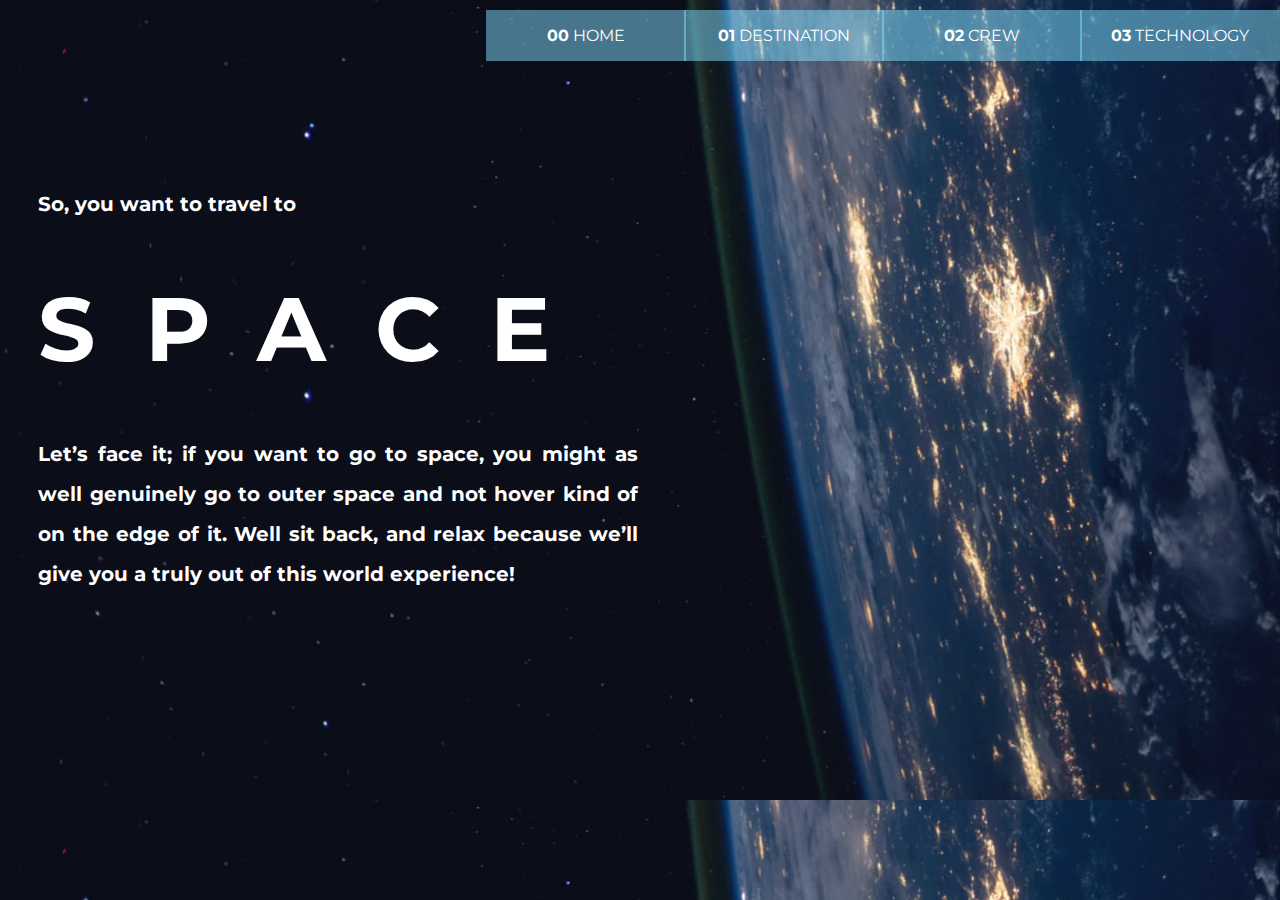
<file: index.html>
<!DOCTYPE html>
<html lang="en">

<head> <!-- Full Head to be copied! -->
  <meta charset="UTF-8">
  <meta name="viewport" content="width=device-width, initial-scale=1.0">
  <link rel="icon" type="image/png" sizes="32x32" href="./assets/favicon-32x32.png">
  <title>Frontend Mentor | Space tourism website</title>
  <link rel="stylesheet" type="text/css" href="css/styles.css">
  <link href="https://fonts.googleapis.com/css2?family=Dancing+Script&family=Montserrat&family=Share+Tech+Mono&display=swap" rel="stylesheet">
</head>

<body>
<!-- BUTTON to be copied to every child page! -->
  <div class="top-container">
    <div class="dropdown-container"> <!--New container-->
      <div class="dropdown">
        <a href="index.html"><button class="dropbtn"><span class="bold">00</span> HOME</button></a>
      </div>
      <div class="dropdown">
        <button class="dropbtn"><span class="bold">01</span> DESTINATION</button>
        <div class="dropdown-content">
          <a href="destination-europa.html">Europe</a>
          <a href="destination-mars.html">Mars</a>
          <a href="destination-moon.html">Moon</a>
          <a href="destination-titan.html">Titan</a>
        </div>
      </div>
      <div class="dropdown">
        <button class="dropbtn"><span class="bold">02</span> CREW</button>
        <div class="dropdown-content">
          <a href="crew-commander.html">Commander</a>
          <a href="crew-engineer.html">Engineer</a>
          <a href="crew-pilot.html">Pilot</a>
          <a href="crew-specialist.html">Specialist</a>
        </div>
      </div>
      <div class="dropdown">
        <button class="dropbtn"><span class="bold">03</span> TECHNOLOGY</button>
        <div class="dropdown-content">
          <a href="technology-capsule.html">Capsule</a>
          <a href="technology-spaceport.html">Spaceport</a>
          <a href="technology-vehicle.html">Vehicle</a>
        </div>
      </div>
    </div>
  </div>
<!-- BUTTON to be copied to every child page! -->

  <div class="middle-container">
    <h3>So, you want to travel to</h3>
    <h1>SPACE</h1>
    <h3>Let’s face it; if you want to go to space, you might as well genuinely go to
      outer space and not hover kind of on the edge of it. Well sit back, and relax
      because we’ll give you a truly out of this world experience!</h3>
  </div>

  <div class="white-circle">
      <div>
        <span class="bold"><a href="https://solarsystem.nasa.gov/" target= "_blank" class="explore">EXPLORE</a></span>
      </div>
  </div>

</body>

</html>
</file>
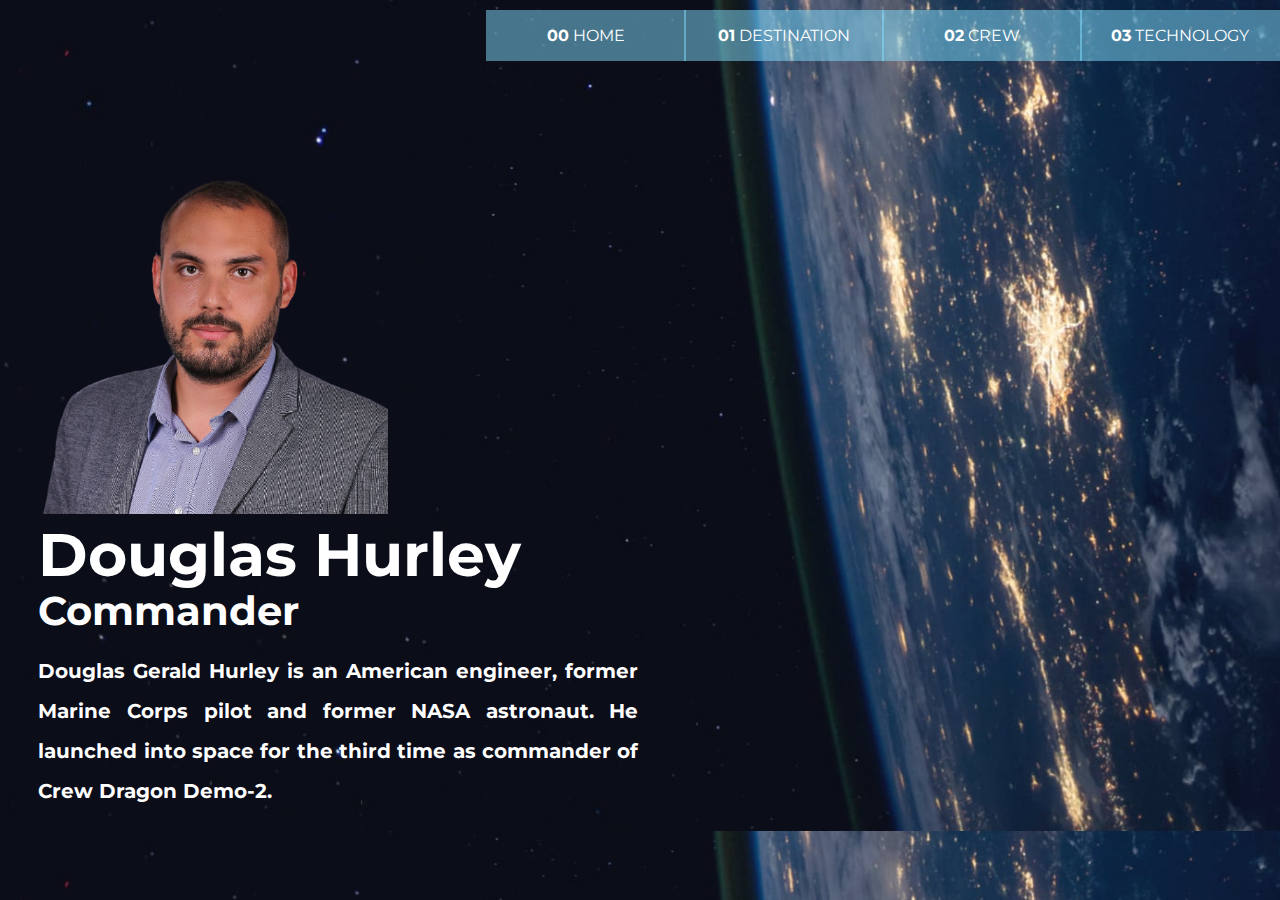
<file: crew-commander.html>
<!DOCTYPE html>
<html lang="en">
<head> <!-- Full Head to be copied! -->
  <meta charset="UTF-8">
  <meta name="viewport" content="width=device-width, initial-scale=1.0">
  <link rel="icon" type="image/png" sizes="32x32" href="./assets/favicon-32x32.png">
  <title>Frontend Mentor | Space tourism website</title>
  <link rel="stylesheet" type="text/css" href="css/styles.css">
  <link href="https://fonts.googleapis.com/css2?family=Dancing+Script&family=Montserrat&family=Share+Tech+Mono&display=swap" rel="stylesheet">
</head>

<body>
  <!-- BUTTON to be copied to every child page! -->
    <div class="top-container">
      <div class="dropdown-container"> <!--New container-->
        <div class="dropdown">
          <a href="index.html"><button class="dropbtn"><span class="bold">00</span> HOME</button></a>
        </div>
        <div class="dropdown">
          <button class="dropbtn"><span class="bold">01</span> DESTINATION</button>
          <div class="dropdown-content">
            <a href="destination-europa.html">Europe</a>
            <a href="destination-mars.html">Mars</a>
            <a href="destination-moon.html">Moon</a>
            <a href="destination-titan.html">Titan</a>
          </div>
        </div>
        <div class="dropdown">
          <button class="dropbtn"><span class="bold">02</span> CREW</button>
          <div class="dropdown-content">
            <a href="crew-commander.html">Commander</a>
            <a href="crew-engineer.html">Engineer</a>
            <a href="crew-pilot.html">Pilot</a>
            <a href="crew-specialist.html">Specialist</a>
          </div>
        </div>
        <div class="dropdown">
          <button class="dropbtn"><span class="bold">03</span> TECHNOLOGY</button>
          <div class="dropdown-content">
            <a href="technology-capsule.html">Capsule</a>
            <a href="technology-spaceport.html">Spaceport</a>
            <a href="technology-vehicle.html">Vehicle</a>
          </div>
        </div>
      </div>
    </div>
  <!-- BUTTON to be copied to every child page! -->

<div class="middle-container">
    <img class="profile-picture" src="assets/crew/image-david-kovacs.png" alt="Douglas Hurley">
    <h2>Douglas Hurley</h2>
    <h2 class="crew-header">Commander</h2>
  <h3>Douglas Gerald Hurley is an American engineer, former Marine Corps pilot
    and former NASA astronaut. He launched into space for the third time as
    commander of Crew Dragon Demo-2.</h3>
</div>

<div class="white-circle">
    <div>
      <span class="bold"><a href="https://solarsystem.nasa.gov/" target= "_blank" class="explore">EXPLORE</a></span>
    </div>
</div>

</body>
</html>
</file>
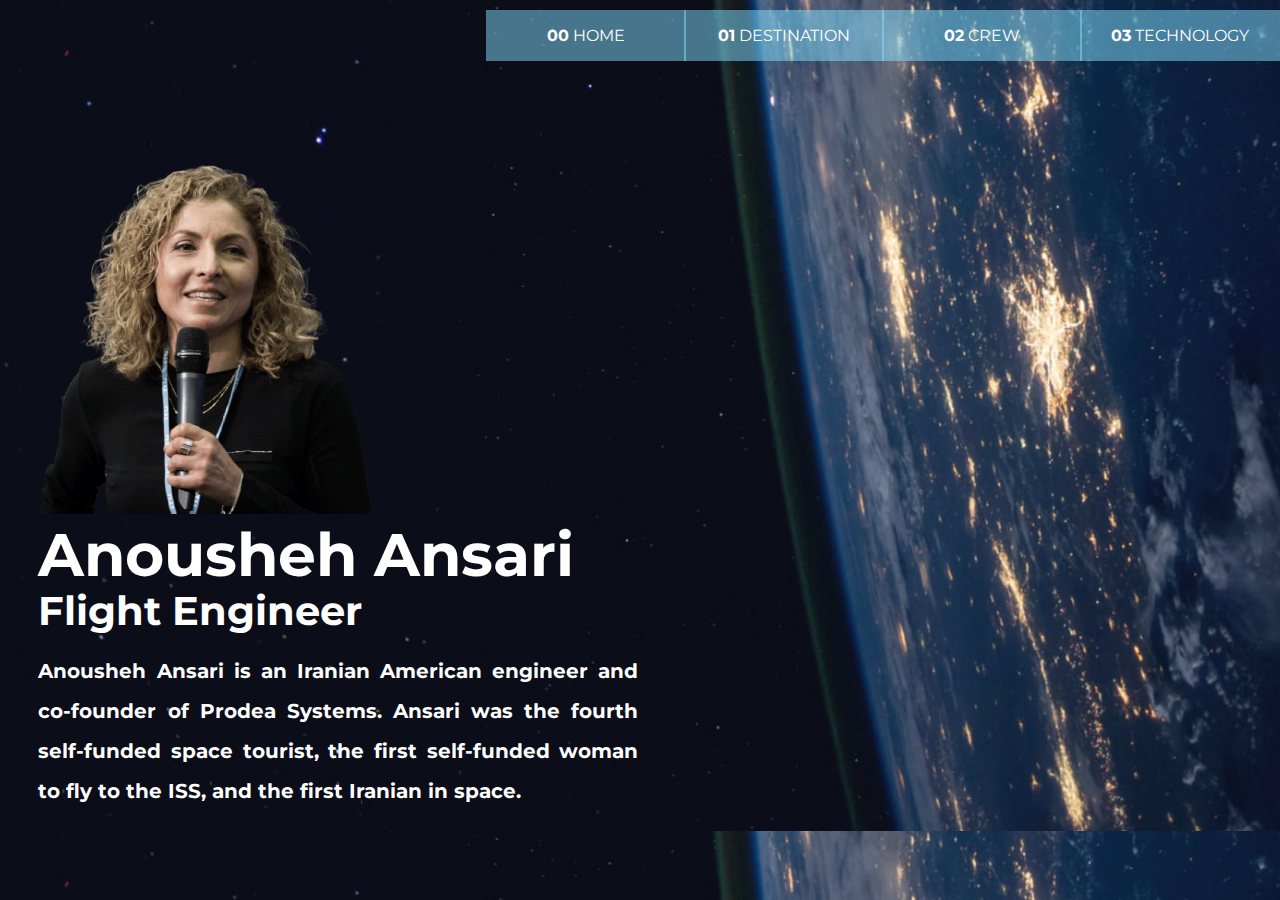
<file: crew-engineer.html>
<!DOCTYPE html>
<html lang="en">
<head> <!-- Full Head to be copied! -->
  <meta charset="UTF-8">
  <meta name="viewport" content="width=device-width, initial-scale=1.0">
  <link rel="icon" type="image/png" sizes="32x32" href="./assets/favicon-32x32.png">
  <title>Frontend Mentor | Space tourism website</title>
  <link rel="stylesheet" type="text/css" href="css/styles.css">
  <link href="https://fonts.googleapis.com/css2?family=Dancing+Script&family=Montserrat&family=Share+Tech+Mono&display=swap" rel="stylesheet">
</head>

<body>
  <!-- BUTTON to be copied to every child page! -->
    <div class="top-container">
      <div class="dropdown-container"> <!--New container-->
        <div class="dropdown">
          <a href="index.html"><button class="dropbtn"><span class="bold">00</span> HOME</button></a>
        </div>
        <div class="dropdown">
          <button class="dropbtn"><span class="bold">01</span> DESTINATION</button>
          <div class="dropdown-content">
            <a href="destination-europa.html">Europe</a>
            <a href="destination-mars.html">Mars</a>
            <a href="destination-moon.html">Moon</a>
            <a href="destination-titan.html">Titan</a>
          </div>
        </div>
        <div class="dropdown">
          <button class="dropbtn"><span class="bold">02</span> CREW</button>
          <div class="dropdown-content">
            <a href="crew-commander.html">Commander</a>
            <a href="crew-engineer.html">Engineer</a>
            <a href="crew-pilot.html">Pilot</a>
            <a href="crew-specialist.html">Specialist</a>
          </div>
        </div>
        <div class="dropdown">
          <button class="dropbtn"><span class="bold">03</span> TECHNOLOGY</button>
          <div class="dropdown-content">
            <a href="technology-capsule.html">Capsule</a>
            <a href="technology-spaceport.html">Spaceport</a>
            <a href="technology-vehicle.html">Vehicle</a>
          </div>
        </div>
      </div>
    </div>
  <!-- BUTTON to be copied to every child page! -->

  <div class="middle-container">
      <img class="profile-picture" src="assets/crew/image-anousheh-ansari.png" alt="Anousheh Ansari">
  <h2>Anousheh Ansari</h2>
  <h2 class="crew-header">Flight Engineer</h2>
  <h3>Anousheh Ansari is an Iranian American engineer and co-founder of Prodea Systems.
  Ansari was the fourth self-funded space tourist, the first self-funded woman to
  fly to the ISS, and the first Iranian in space. </h3>
  </div>

  <div class="white-circle">
      <div>
        <span class="bold"><a href="https://solarsystem.nasa.gov/" target= "_blank" class="explore">EXPLORE</a></span>
      </div>
  </div>

</body>
</html>
</file>
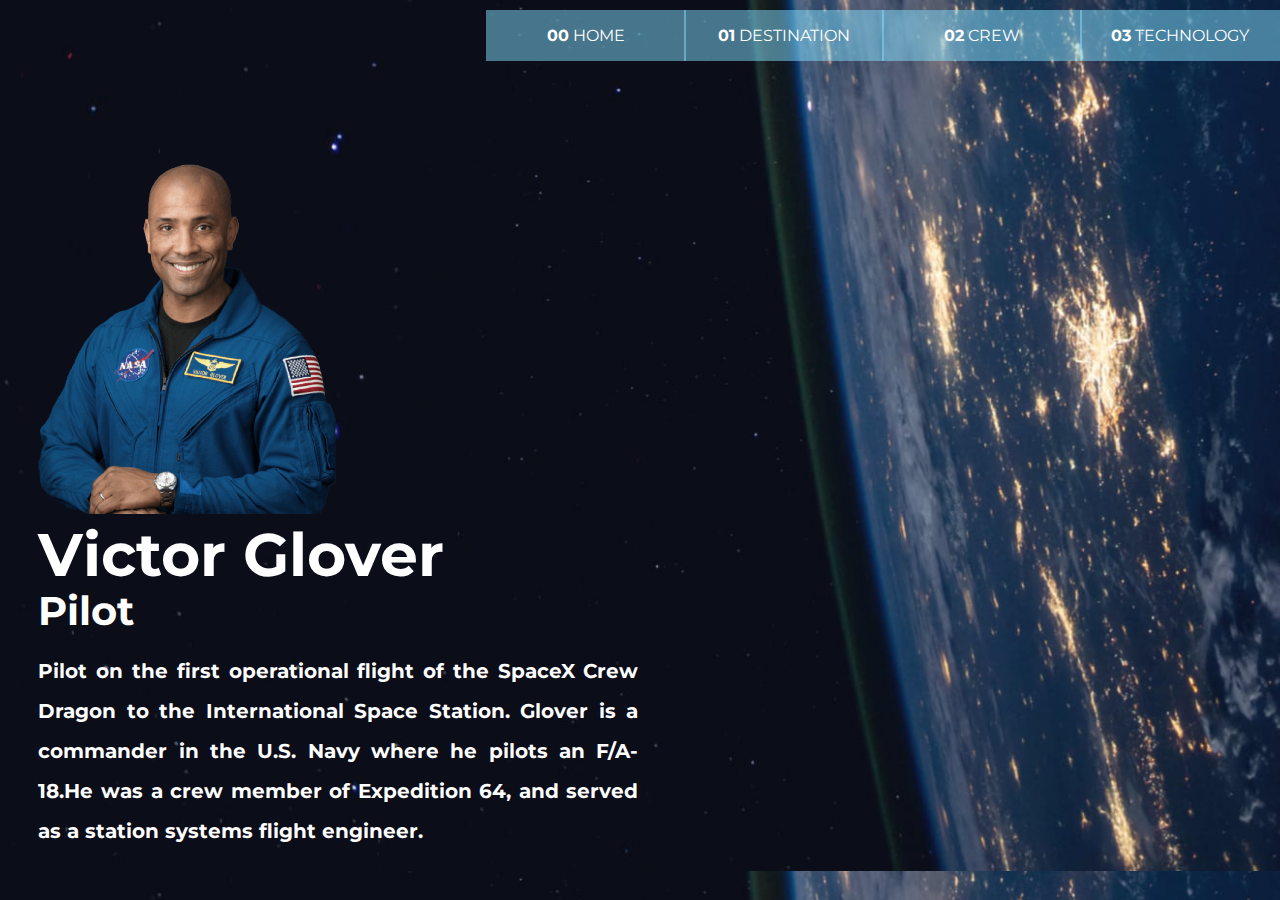
<file: crew-pilot.html>
<!DOCTYPE html>
<html lang="en">
<head> <!-- Full Head to be copied! -->
  <meta charset="UTF-8">
  <meta name="viewport" content="width=device-width, initial-scale=1.0">
  <link rel="icon" type="image/png" sizes="32x32" href="./assets/favicon-32x32.png">
  <title>Frontend Mentor | Space tourism website</title>
  <link rel="stylesheet" type="text/css" href="css/styles.css">
  <link href="https://fonts.googleapis.com/css2?family=Dancing+Script&family=Montserrat&family=Share+Tech+Mono&display=swap" rel="stylesheet">
</head>

<body>
<!-- BUTTON to be copied to every child page! -->
  <div class="top-container">
    <div class="dropdown-container"> <!--New container-->
      <div class="dropdown">
        <a href="index.html"><button class="dropbtn"><span class="bold">00</span> HOME</button></a>
      </div>
      <div class="dropdown">
        <button class="dropbtn"><span class="bold">01</span> DESTINATION</button>
        <div class="dropdown-content">
          <a href="destination-europa.html">Europe</a>
          <a href="destination-mars.html">Mars</a>
          <a href="destination-moon.html">Moon</a>
          <a href="destination-titan.html">Titan</a>
        </div>
      </div>
      <div class="dropdown">
        <button class="dropbtn"><span class="bold">02</span> CREW</button>
        <div class="dropdown-content">
          <a href="crew-commander.html">Commander</a>
          <a href="crew-engineer.html">Engineer</a>
          <a href="crew-pilot.html">Pilot</a>
          <a href="crew-specialist.html">Specialist</a>
        </div>
      </div>
      <div class="dropdown">
        <button class="dropbtn"><span class="bold">03</span> TECHNOLOGY</button>
        <div class="dropdown-content">
          <a href="technology-capsule.html">Capsule</a>
          <a href="technology-spaceport.html">Spaceport</a>
          <a href="technology-vehicle.html">Vehicle</a>
        </div>
      </div>
    </div>
  </div>
<!-- BUTTON to be copied to every child page! -->

  <div class="middle-container">
      <img class="profile-picture" src="assets/crew/image-victor-glover.png" alt="Victor Glover">
  <h2>Victor Glover</h2>
  <h2 class="crew-header">Pilot</h2>
  <h3>Pilot on the first operational flight of the SpaceX Crew Dragon to the
  International Space Station. Glover is a commander in the U.S. Navy where
  he pilots an F/A-18.He was a crew member of Expedition 64, and served as a
  station systems flight engineer.</h3>
  </div>

  <div class="white-circle">
      <div>
        <span class="bold"><a href="https://solarsystem.nasa.gov/" target= "_blank" class="explore">EXPLORE</a></span>
      </div>
  </div>

</body>
</html>
</file>
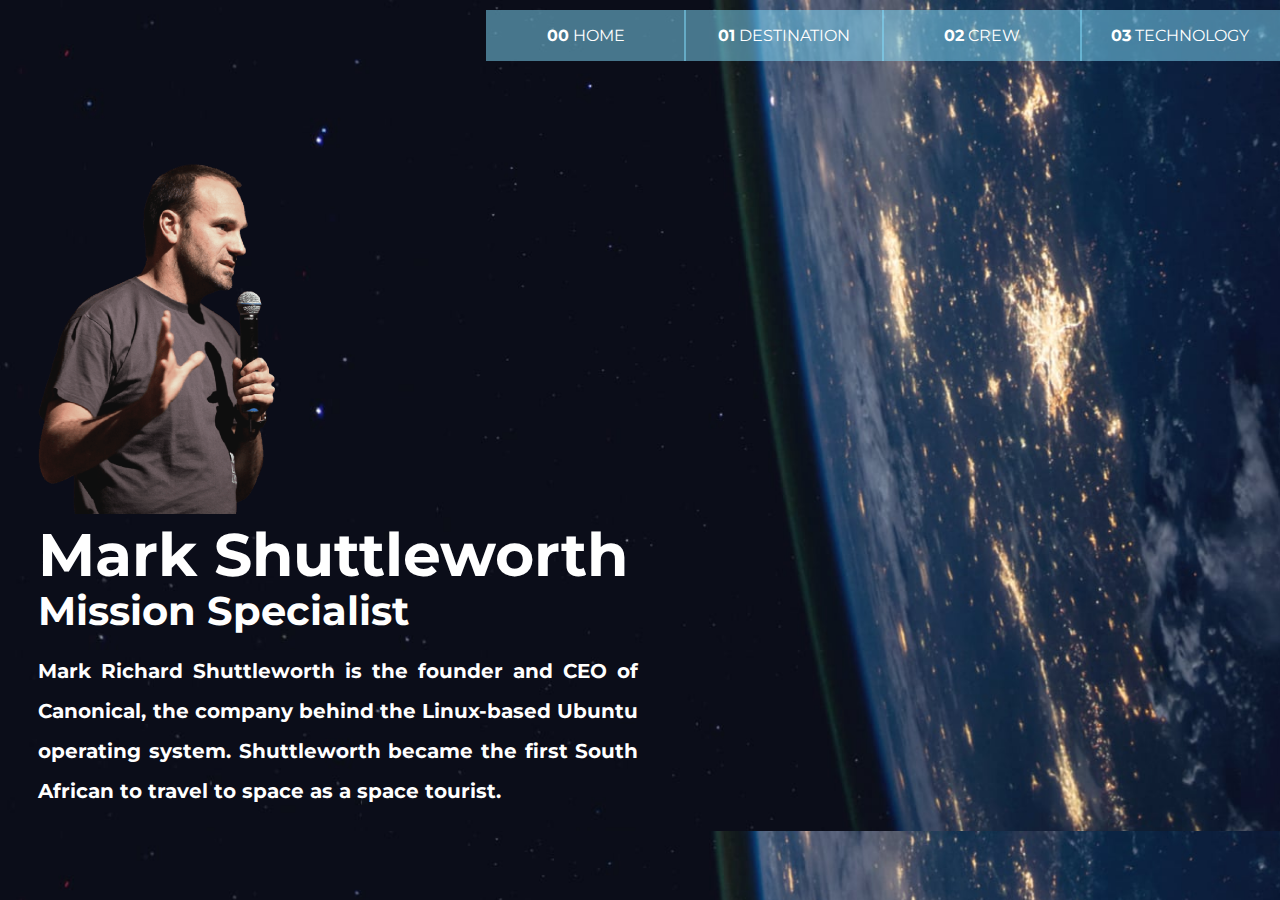
<file: crew-specialist.html>
<!DOCTYPE html>
<html lang="en">
<head> <!-- Full Head to be copied! -->
  <meta charset="UTF-8">
  <meta name="viewport" content="width=device-width, initial-scale=1.0">
  <link rel="icon" type="image/png" sizes="32x32" href="./assets/favicon-32x32.png">
  <title>Frontend Mentor | Space tourism website</title>
  <link rel="stylesheet" type="text/css" href="css/styles.css">
  <link href="https://fonts.googleapis.com/css2?family=Dancing+Script&family=Montserrat&family=Share+Tech+Mono&display=swap" rel="stylesheet">
</head>

<body>
  <!-- BUTTON to be copied to every child page! -->
    <div class="top-container">
      <div class="dropdown-container"> <!--New container-->
        <div class="dropdown">
          <a href="index.html"><button class="dropbtn"><span class="bold">00</span> HOME</button></a>
        </div>
        <div class="dropdown">
          <button class="dropbtn"><span class="bold">01</span> DESTINATION</button>
          <div class="dropdown-content">
            <a href="destination-europa.html">Europe</a>
            <a href="destination-mars.html">Mars</a>
            <a href="destination-moon.html">Moon</a>
            <a href="destination-titan.html">Titan</a>
          </div>
        </div>
        <div class="dropdown">
          <button class="dropbtn"><span class="bold">02</span> CREW</button>
          <div class="dropdown-content">
            <a href="crew-commander.html">Commander</a>
            <a href="crew-engineer.html">Engineer</a>
            <a href="crew-pilot.html">Pilot</a>
            <a href="crew-specialist.html">Specialist</a>
          </div>
        </div>
        <div class="dropdown">
          <button class="dropbtn"><span class="bold">03</span> TECHNOLOGY</button>
          <div class="dropdown-content">
            <a href="technology-capsule.html">Capsule</a>
            <a href="technology-spaceport.html">Spaceport</a>
            <a href="technology-vehicle.html">Vehicle</a>
          </div>
        </div>
      </div>
    </div>
  <!-- BUTTON to be copied to every child page! -->

  <div class="middle-container">
      <img class="profile-picture" src="assets/crew/image-mark-shuttleworth.png" alt="Mark Shuttleworth">
  <h2>Mark Shuttleworth</h2>
  <h2 class="crew-header">Mission Specialist</h2>
  <h3>Mark Richard Shuttleworth is the founder and CEO of Canonical, the company behind
  the Linux-based Ubuntu operating system. Shuttleworth became the first South
  African to travel to space as a space tourist.</h3>
  </div>

  <div class="white-circle">
      <div>
        <span class="bold"><a href="https://solarsystem.nasa.gov/" target= "_blank" class="explore">EXPLORE</a></span>
      </div>
  </div>





</body>
</html>
</file>
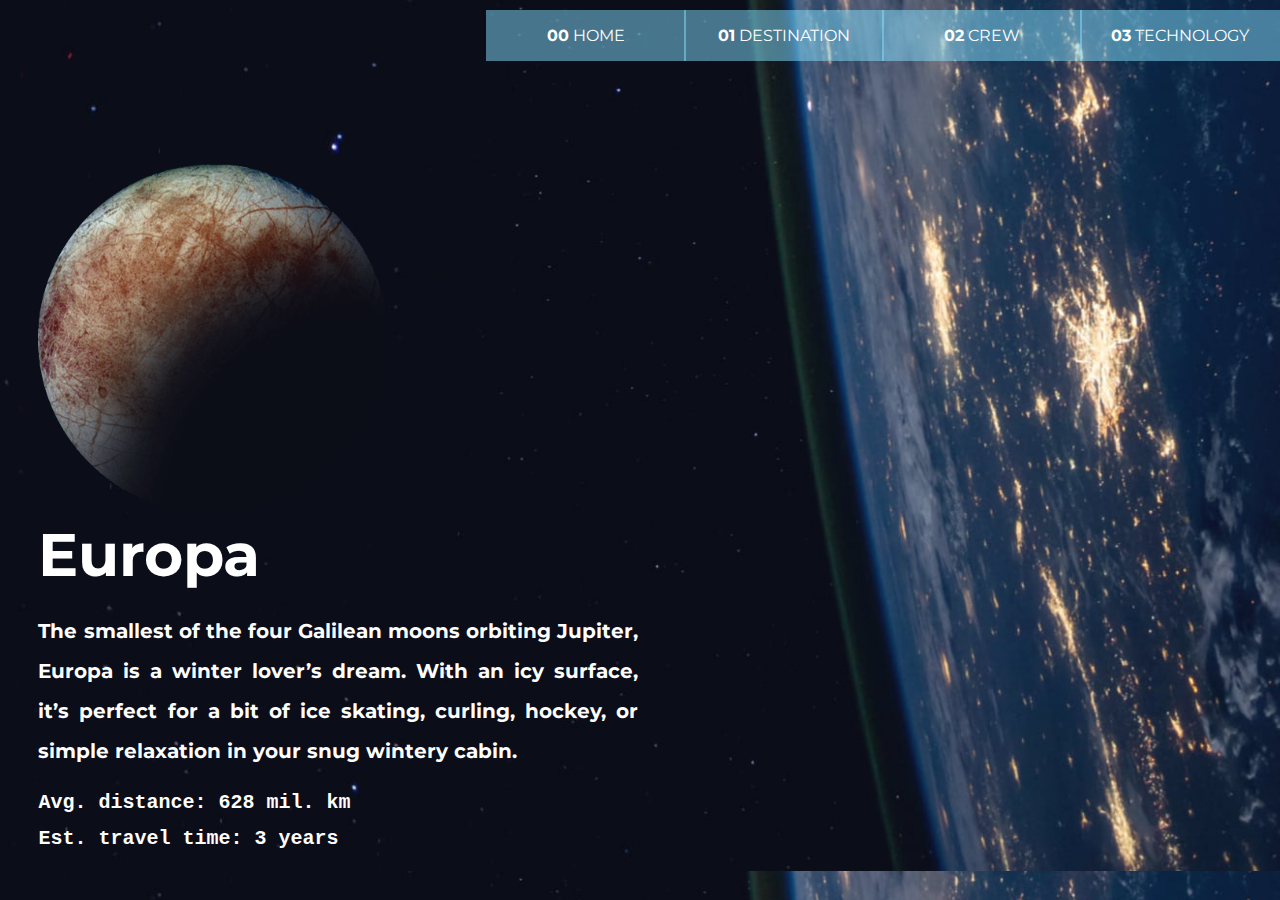
<file: destination-europa.html>
<!DOCTYPE html>
<html lang="en">
<head> <!-- Full Head to be copied! -->
  <meta charset="UTF-8">
  <meta name="viewport" content="width=device-width, initial-scale=1.0">
  <link rel="icon" type="image/png" sizes="32x32" href="./assets/favicon-32x32.png">
  <title>Frontend Mentor | Space tourism website</title>
  <link rel="stylesheet" type="text/css" href="css/styles.css">
  <link href="https://fonts.googleapis.com/css2?family=Dancing+Script&family=Montserrat&family=Share+Tech+Mono&display=swap" rel="stylesheet">
</head>

<body>
  <!-- BUTTON to be copied to every child page! -->
    <div class="top-container">
      <div class="dropdown-container"> <!--New container-->
        <div class="dropdown">
          <a href="index.html"><button class="dropbtn"><span class="bold">00</span> HOME</button></a>
        </div>
        <div class="dropdown">
          <button class="dropbtn"><span class="bold">01</span> DESTINATION</button>
          <div class="dropdown-content">
            <a href="destination-europa.html">Europe</a>
            <a href="destination-mars.html">Mars</a>
            <a href="destination-moon.html">Moon</a>
            <a href="destination-titan.html">Titan</a>
          </div>
        </div>
        <div class="dropdown">
          <button class="dropbtn"><span class="bold">02</span> CREW</button>
          <div class="dropdown-content">
            <a href="crew-commander.html">Commander</a>
            <a href="crew-engineer.html">Engineer</a>
            <a href="crew-pilot.html">Pilot</a>
            <a href="crew-specialist.html">Specialist</a>
          </div>
        </div>
        <div class="dropdown">
          <button class="dropbtn"><span class="bold">03</span> TECHNOLOGY</button>
          <div class="dropdown-content">
            <a href="technology-capsule.html">Capsule</a>
            <a href="technology-spaceport.html">Spaceport</a>
            <a href="technology-vehicle.html">Vehicle</a>
          </div>
        </div>
      </div>
    </div>
  <!-- BUTTON to be copied to every child page! -->

  <div class="middle-container">
      <img class="profile-picture" src="assets/destination/image-europa.png" alt="Europe">
  <h2>Europa</h2>
  <h3>The smallest of the four Galilean moons orbiting Jupiter, Europa is a
    winter lover’s dream. With an icy surface, it’s perfect for a bit of
    ice skating, curling, hockey, or simple relaxation in your snug
    wintery cabin.</h3>
    <h4>  Avg. distance: 628 mil. km</h4>
    <h4>  Est. travel time: 3 years</h4>
  </div>

  <div class="white-circle">
      <div>
        <span class="bold"><a href="https://solarsystem.nasa.gov/" target= "_blank" class="explore">EXPLORE</a></span>
      </div>
  </div>

</body>
</html>
</file>
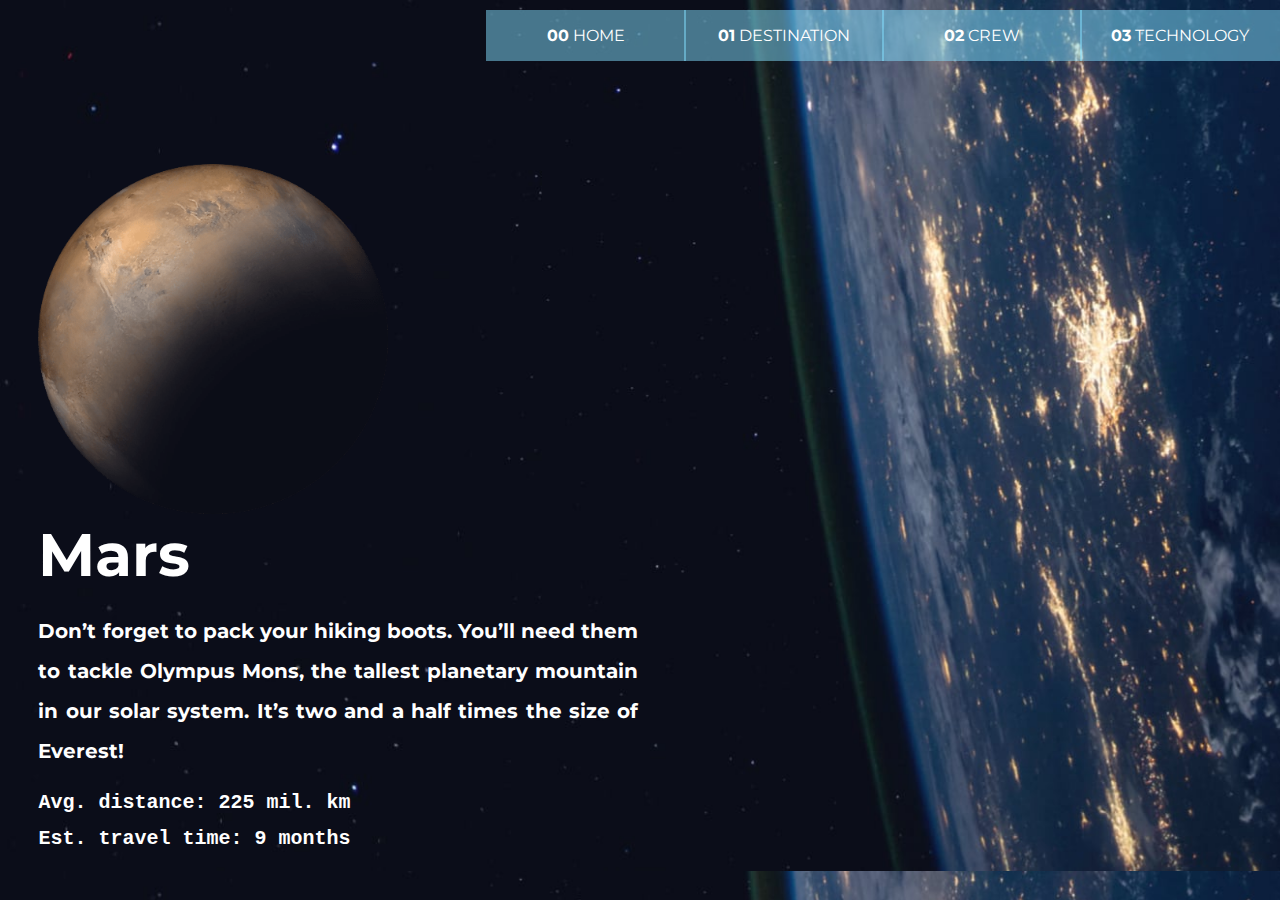
<file: destination-mars.html>
<!DOCTYPE html>
<html lang="en">
<head> <!-- Full Head to be copied! -->
  <meta charset="UTF-8">
  <meta name="viewport" content="width=device-width, initial-scale=1.0">
  <link rel="icon" type="image/png" sizes="32x32" href="./assets/favicon-32x32.png">
  <title>Frontend Mentor | Space tourism website</title>
  <link rel="stylesheet" type="text/css" href="css/styles.css">
  <link href="https://fonts.googleapis.com/css2?family=Dancing+Script&family=Montserrat&family=Share+Tech+Mono&display=swap" rel="stylesheet">
</head>

<body>
  <!-- BUTTON to be copied to every child page! -->
    <div class="top-container">
      <div class="dropdown-container"> <!--New container-->
        <div class="dropdown">
          <a href="index.html"><button class="dropbtn"><span class="bold">00</span> HOME</button></a>
        </div>
        <div class="dropdown">
          <button class="dropbtn"><span class="bold">01</span> DESTINATION</button>
          <div class="dropdown-content">
            <a href="destination-europa.html">Europe</a>
            <a href="destination-mars.html">Mars</a>
            <a href="destination-moon.html">Moon</a>
            <a href="destination-titan.html">Titan</a>
          </div>
        </div>
        <div class="dropdown">
          <button class="dropbtn"><span class="bold">02</span> CREW</button>
          <div class="dropdown-content">
            <a href="crew-commander.html">Commander</a>
            <a href="crew-engineer.html">Engineer</a>
            <a href="crew-pilot.html">Pilot</a>
            <a href="crew-specialist.html">Specialist</a>
          </div>
        </div>
        <div class="dropdown">
          <button class="dropbtn"><span class="bold">03</span> TECHNOLOGY</button>
          <div class="dropdown-content">
            <a href="technology-capsule.html">Capsule</a>
            <a href="technology-spaceport.html">Spaceport</a>
            <a href="technology-vehicle.html">Vehicle</a>
          </div>
        </div>
      </div>
    </div>
  <!-- BUTTON to be copied to every child page! -->

  <div class="middle-container">
      <img class="profile-picture" src="assets/destination/image-mars.png" alt="Mars">
  <h2>Mars</h2>
  <h3>  Don’t forget to pack your hiking boots. You’ll need them to tackle Olympus Mons,
    the tallest planetary mountain in our solar system. It’s two and a half times
    the size of Everest!</h3>
    <h4>  Avg. distance: 225 mil. km</h4>
    <h4>  Est. travel time: 9 months</h4>
  </div>

  <div class="white-circle">
      <div>
        <span class="bold"><a href="https://solarsystem.nasa.gov/" target= "_blank" class="explore">EXPLORE</a></span>
      </div>
  </div>

</body>
</html>
</file>
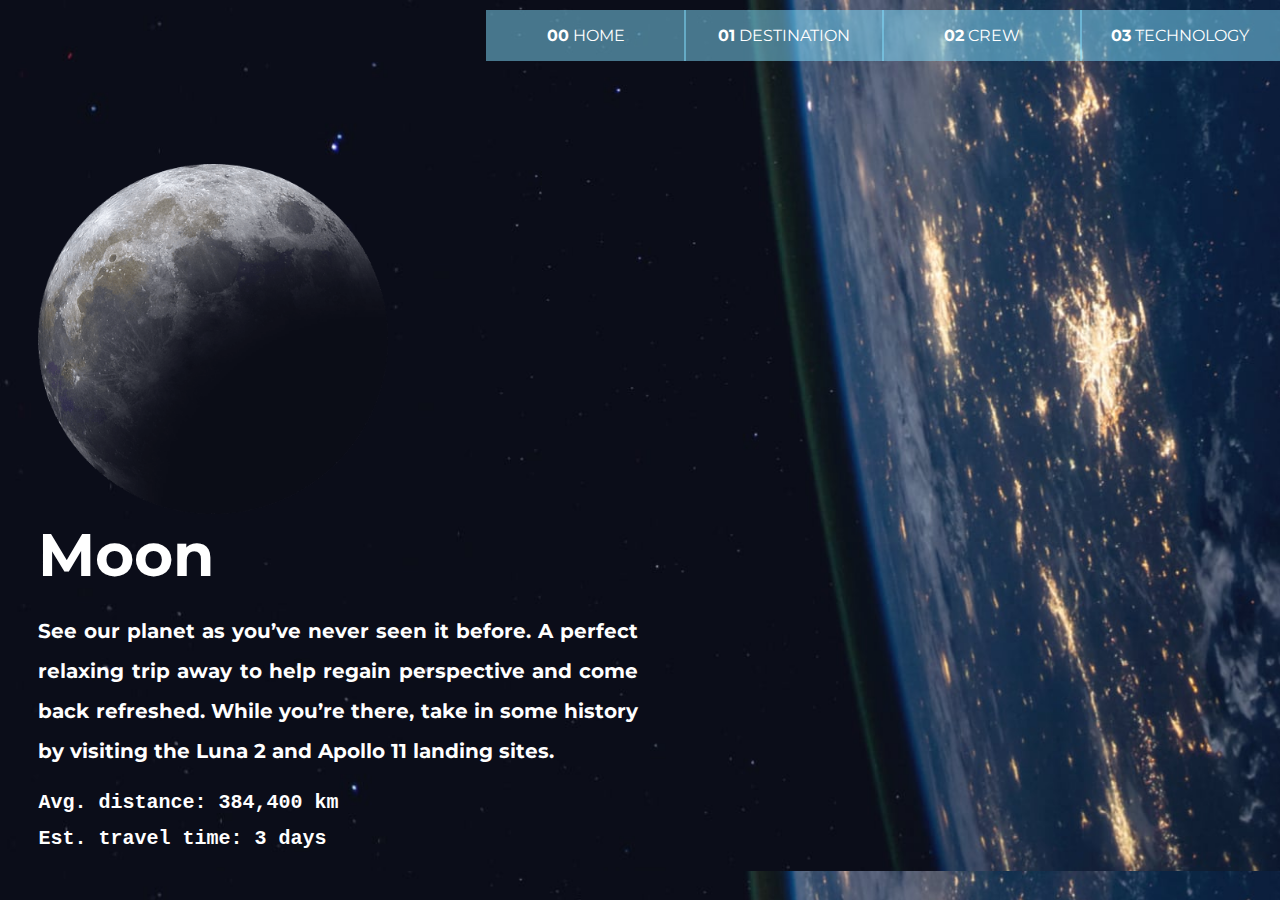
<file: destination-moon.html>
<!DOCTYPE html>
<html lang="en">
<head> <!-- Full Head to be copied! -->
  <meta charset="UTF-8">
  <meta name="viewport" content="width=device-width, initial-scale=1.0">
  <link rel="icon" type="image/png" sizes="32x32" href="./assets/favicon-32x32.png">
  <title>Frontend Mentor | Space tourism website</title>
  <link rel="stylesheet" type="text/css" href="css/styles.css">
  <link href="https://fonts.googleapis.com/css2?family=Dancing+Script&family=Montserrat&family=Share+Tech+Mono&display=swap" rel="stylesheet">
</head>

<body>
  <!-- BUTTON to be copied to every child page! -->
    <div class="top-container">
      <div class="dropdown-container"> <!--New container-->
        <div class="dropdown">
          <a href="index.html"><button class="dropbtn"><span class="bold">00</span> HOME</button></a>
        </div>
        <div class="dropdown">
          <button class="dropbtn"><span class="bold">01</span> DESTINATION</button>
          <div class="dropdown-content">
            <a href="destination-europa.html">Europe</a>
            <a href="destination-mars.html">Mars</a>
            <a href="destination-moon.html">Moon</a>
            <a href="destination-titan.html">Titan</a>
          </div>
        </div>
        <div class="dropdown">
          <button class="dropbtn"><span class="bold">02</span> CREW</button>
          <div class="dropdown-content">
            <a href="crew-commander.html">Commander</a>
            <a href="crew-engineer.html">Engineer</a>
            <a href="crew-pilot.html">Pilot</a>
            <a href="crew-specialist.html">Specialist</a>
          </div>
        </div>
        <div class="dropdown">
          <button class="dropbtn"><span class="bold">03</span> TECHNOLOGY</button>
          <div class="dropdown-content">
            <a href="technology-capsule.html">Capsule</a>
            <a href="technology-spaceport.html">Spaceport</a>
            <a href="technology-vehicle.html">Vehicle</a>
          </div>
        </div>
      </div>
    </div>
  <!-- BUTTON to be copied to every child page! -->

  <div class="middle-container">
      <img class="profile-picture" src="assets/destination/image-moon.png" alt="Moon">
  <h2>Moon</h2>
  <h3>  See our planet as you’ve never seen it before. A perfect relaxing trip away to help
    regain perspective and come back refreshed. While you’re there, take in some history
    by visiting the Luna 2 and Apollo 11 landing sites.</h3>
    <h4>  Avg. distance: 384,400 km</h4>
    <h4>  Est. travel time: 3 days</h4>
  </div>

  <div class="white-circle">
      <div>
        <span class="bold"><a href="https://solarsystem.nasa.gov/" target= "_blank" class="explore">EXPLORE</a></span>
      </div>
  </div>

</body>
</html>
</file>
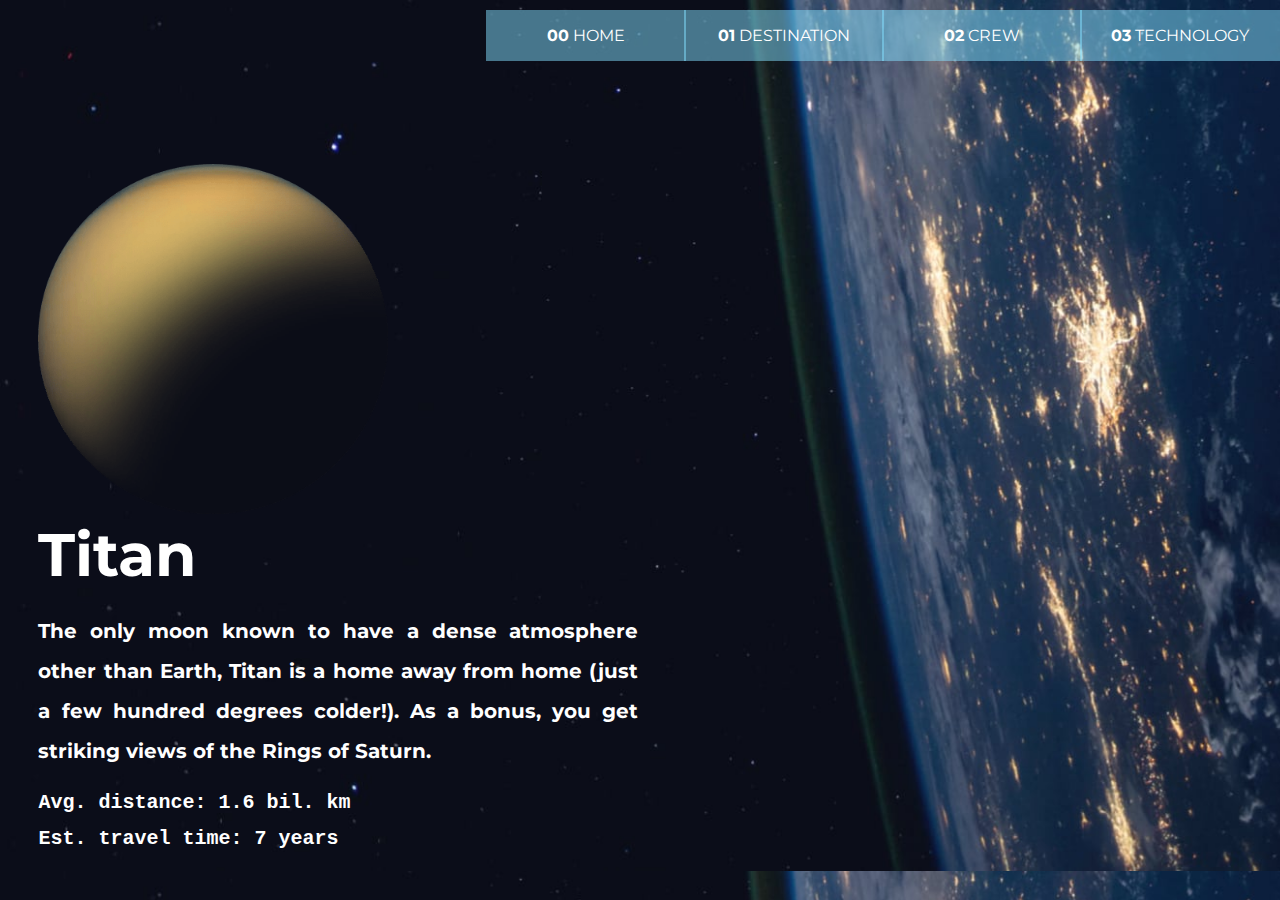
<file: destination-titan.html>
<!DOCTYPE html>
<html lang="en">
<head> <!-- Full Head to be copied! -->
  <meta charset="UTF-8">
  <meta name="viewport" content="width=device-width, initial-scale=1.0">
  <link rel="icon" type="image/png" sizes="32x32" href="./assets/favicon-32x32.png">
  <title>Frontend Mentor | Space tourism website</title>
  <link rel="stylesheet" type="text/css" href="css/styles.css">
  <link href="https://fonts.googleapis.com/css2?family=Dancing+Script&family=Montserrat&family=Share+Tech+Mono&display=swap" rel="stylesheet">
</head>

<body>
  <!-- BUTTON to be copied to every child page! -->
    <div class="top-container">
      <div class="dropdown-container"> <!--New container-->
        <div class="dropdown">
          <a href="index.html"><button class="dropbtn"><span class="bold">00</span> HOME</button></a>
        </div>
        <div class="dropdown">
          <button class="dropbtn"><span class="bold">01</span> DESTINATION</button>
          <div class="dropdown-content">
            <a href="destination-europa.html">Europe</a>
            <a href="destination-mars.html">Mars</a>
            <a href="destination-moon.html">Moon</a>
            <a href="destination-titan.html">Titan</a>
          </div>
        </div>
        <div class="dropdown">
          <button class="dropbtn"><span class="bold">02</span> CREW</button>
          <div class="dropdown-content">
            <a href="crew-commander.html">Commander</a>
            <a href="crew-engineer.html">Engineer</a>
            <a href="crew-pilot.html">Pilot</a>
            <a href="crew-specialist.html">Specialist</a>
          </div>
        </div>
        <div class="dropdown">
          <button class="dropbtn"><span class="bold">03</span> TECHNOLOGY</button>
          <div class="dropdown-content">
            <a href="technology-capsule.html">Capsule</a>
            <a href="technology-spaceport.html">Spaceport</a>
            <a href="technology-vehicle.html">Vehicle</a>
          </div>
        </div>
      </div>
    </div>
  <!-- BUTTON to be copied to every child page! -->

  <div class="middle-container">
      <img class="profile-picture" src="assets/destination/image-titan.png" alt="Titan">
  <h2>Titan</h2>
  <h3> The only moon known to have a dense atmosphere other than Earth, Titan
    is a home away from home (just a few hundred degrees colder!). As a
    bonus, you get striking views of the Rings of Saturn.</h3>
    <h4>  Avg. distance: 1.6 bil. km</h4>
    <h4>  Est. travel time: 7 years</h4>
  </div>

  <div class="white-circle">
      <div>
        <span class="bold"><a href="https://solarsystem.nasa.gov/" target= "_blank" class="explore">EXPLORE</a></span>
      </div>
  </div>

</body>
</html>
</file>
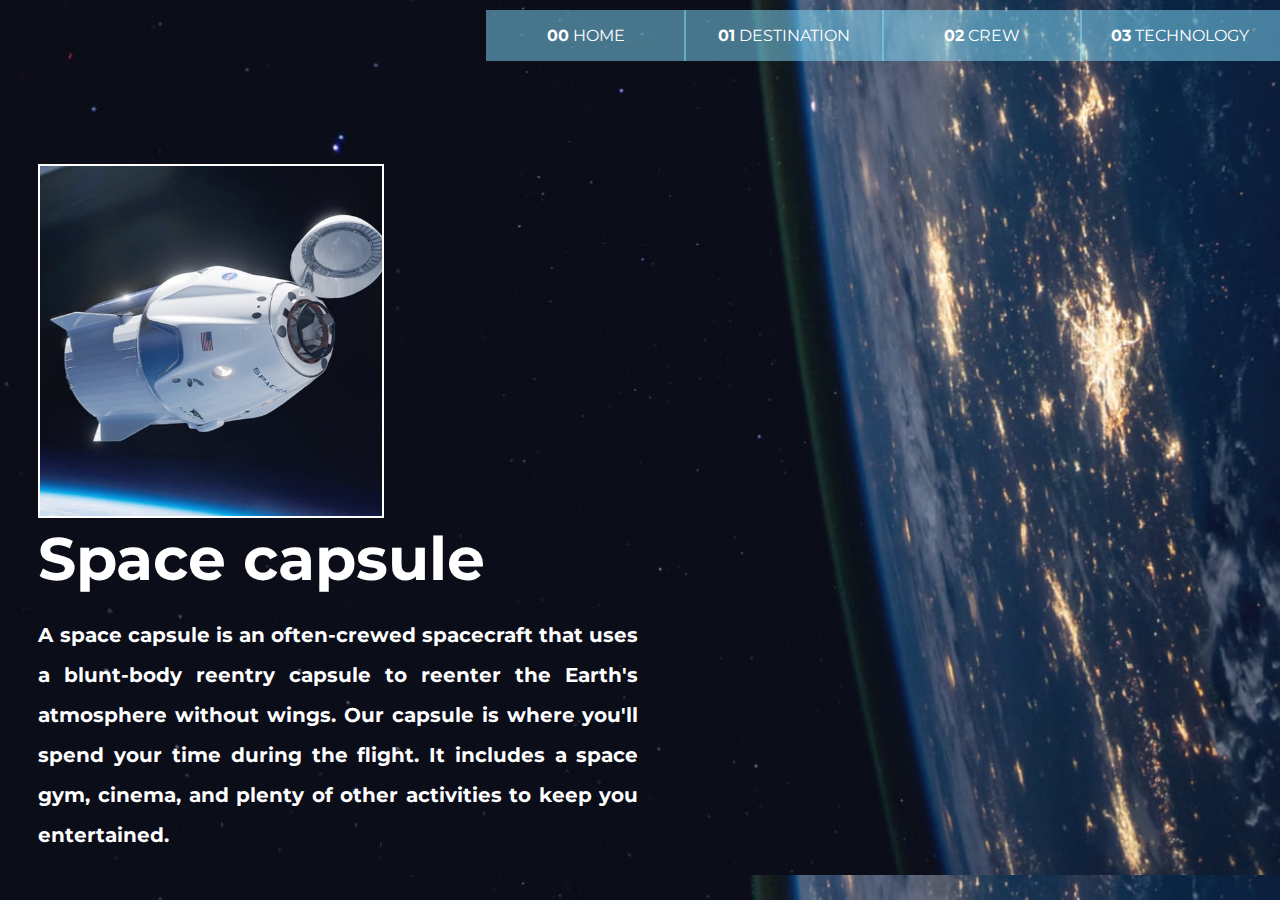
<file: technology-capsule.html>
<!DOCTYPE html>
<html lang="en">
<head> <!-- Full Head to be copied! -->
  <meta charset="UTF-8">
  <meta name="viewport" content="width=device-width, initial-scale=1.0">
  <link rel="icon" type="image/png" sizes="32x32" href="./assets/favicon-32x32.png">
  <title>Frontend Mentor | Space tourism website</title>
  <link rel="stylesheet" type="text/css" href="css/styles.css">
  <link href="https://fonts.googleapis.com/css2?family=Dancing+Script&family=Montserrat&family=Share+Tech+Mono&display=swap" rel="stylesheet">
</head>
<body>
  <!-- BUTTON to be copied to every child page! -->
    <div class="top-container">
      <div class="dropdown-container"> <!--New container-->
        <div class="dropdown">
          <a href="index.html"><button class="dropbtn"><span class="bold">00</span> HOME</button></a>
        </div>
        <div class="dropdown">
          <button class="dropbtn"><span class="bold">01</span> DESTINATION</button>
          <div class="dropdown-content">
            <a href="destination-europa.html">Europe</a>
            <a href="destination-mars.html">Mars</a>
            <a href="destination-moon.html">Moon</a>
            <a href="destination-titan.html">Titan</a>
          </div>
        </div>
        <div class="dropdown">
          <button class="dropbtn"><span class="bold">02</span> CREW</button>
          <div class="dropdown-content">
            <a href="crew-commander.html">Commander</a>
            <a href="crew-engineer.html">Engineer</a>
            <a href="crew-pilot.html">Pilot</a>
            <a href="crew-specialist.html">Specialist</a>
          </div>
        </div>
        <div class="dropdown">
          <button class="dropbtn"><span class="bold">03</span> TECHNOLOGY</button>
          <div class="dropdown-content">
            <a href="technology-capsule.html">Capsule</a>
            <a href="technology-spaceport.html">Spaceport</a>
            <a href="technology-vehicle.html">Vehicle</a>
          </div>
        </div>
      </div>
    </div>
  <!-- BUTTON to be copied to every child page! -->

  <div class="middle-container">
    <img class="technology-picture" src="assets/technology/image-space-capsule-portrait.jpg" alt="Space Capsule">
    <h2>Space capsule</h2>
    <h3> A space capsule is an often-crewed spacecraft that uses a blunt-body reentry
    capsule to reenter the Earth's atmosphere without wings. Our capsule is where
    you'll spend your time during the flight. It includes a space gym, cinema,
    and plenty of other activities to keep you entertained.</h3>
  </div>

  <div class="white-circle">
    <div>
      <span class="bold"><a href="https://solarsystem.nasa.gov/" target= "_blank" class="explore">EXPLORE</a></span>
    </div>
  </div>


</body>
</html>
</file>
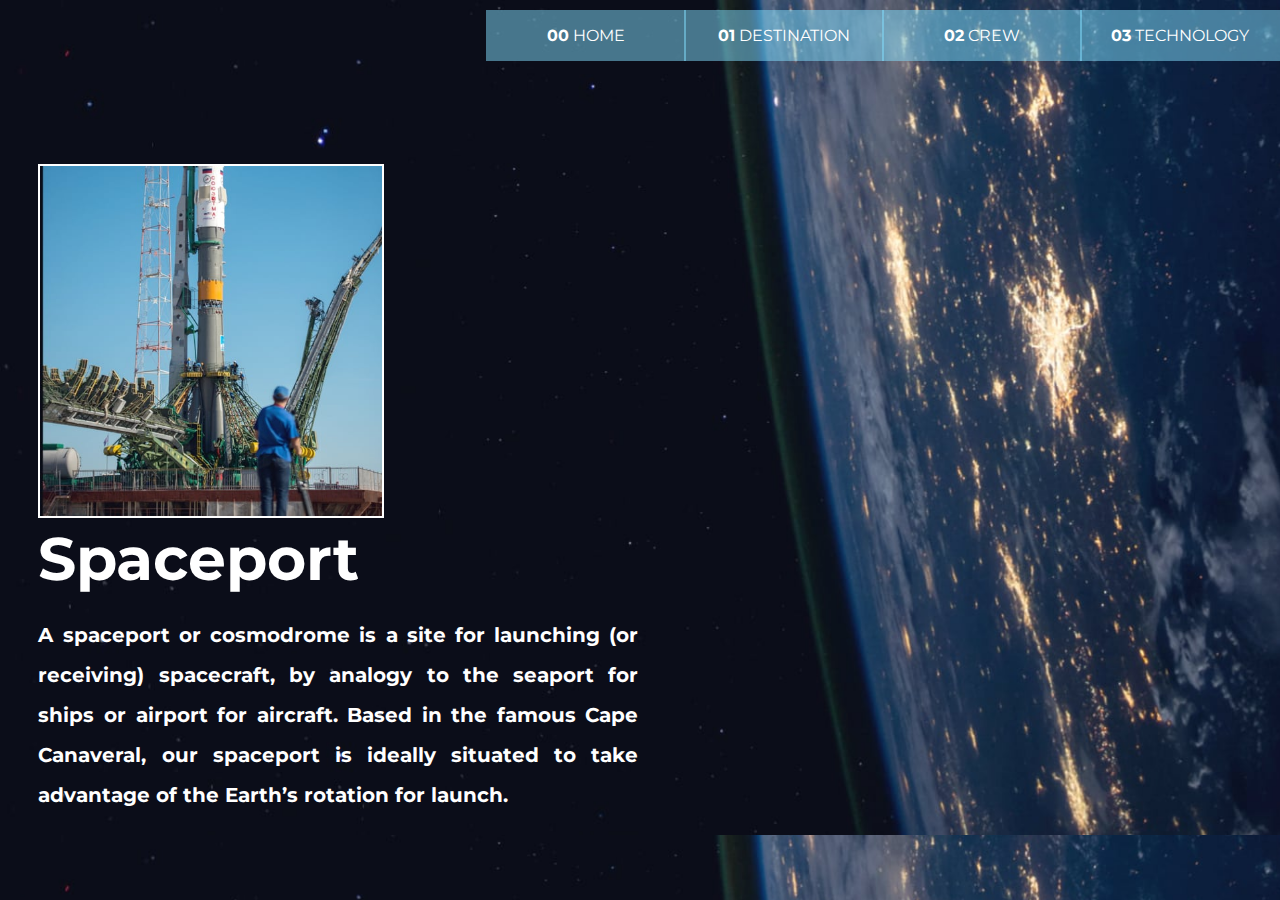
<file: technology-spaceport.html>
<!DOCTYPE html>
<html lang="en">
<head> <!-- Full Head to be copied! -->
  <meta charset="UTF-8">
  <meta name="viewport" content="width=device-width, initial-scale=1.0">
  <link rel="icon" type="image/png" sizes="32x32" href="./assets/favicon-32x32.png">
  <title>Frontend Mentor | Space tourism website</title>
  <link rel="stylesheet" type="text/css" href="css/styles.css">
  <link href="https://fonts.googleapis.com/css2?family=Dancing+Script&family=Montserrat&family=Share+Tech+Mono&display=swap" rel="stylesheet">
</head>
<body>
  <!-- BUTTON to be copied to every child page! -->
    <div class="top-container">
      <div class="dropdown-container"> <!--New container-->
        <div class="dropdown">
          <a href="index.html"><button class="dropbtn"><span class="bold">00</span> HOME</button></a>
        </div>
        <div class="dropdown">
          <button class="dropbtn"><span class="bold">01</span> DESTINATION</button>
          <div class="dropdown-content">
            <a href="destination-europa.html">Europe</a>
            <a href="destination-mars.html">Mars</a>
            <a href="destination-moon.html">Moon</a>
            <a href="destination-titan.html">Titan</a>
          </div>
        </div>
        <div class="dropdown">
          <button class="dropbtn"><span class="bold">02</span> CREW</button>
          <div class="dropdown-content">
            <a href="crew-commander.html">Commander</a>
            <a href="crew-engineer.html">Engineer</a>
            <a href="crew-pilot.html">Pilot</a>
            <a href="crew-specialist.html">Specialist</a>
          </div>
        </div>
        <div class="dropdown">
          <button class="dropbtn"><span class="bold">03</span> TECHNOLOGY</button>
          <div class="dropdown-content">
            <a href="technology-capsule.html">Capsule</a>
            <a href="technology-spaceport.html">Spaceport</a>
            <a href="technology-vehicle.html">Vehicle</a>
          </div>
        </div>
      </div>
    </div>
  <!-- BUTTON to be copied to every child page! -->

  <div class="middle-container">
    <img class="technology-picture" src="assets/technology/image-spaceport-portrait.jpg" alt="Space Capsule">
    <h2>Spaceport</h2>
    <h3> A spaceport or cosmodrome is a site for launching (or receiving) spacecraft,
    by analogy to the seaport for ships or airport for aircraft. Based in the
    famous Cape Canaveral, our spaceport is ideally situated to take advantage
    of the Earth’s rotation for launch.</h3>
  </div>

  <div class="white-circle">
    <div>
      <span class="bold"><a href="https://solarsystem.nasa.gov/" target= "_blank" class="explore">EXPLORE</a></span>
    </div>
  </div>

</body>
</html>
</file>
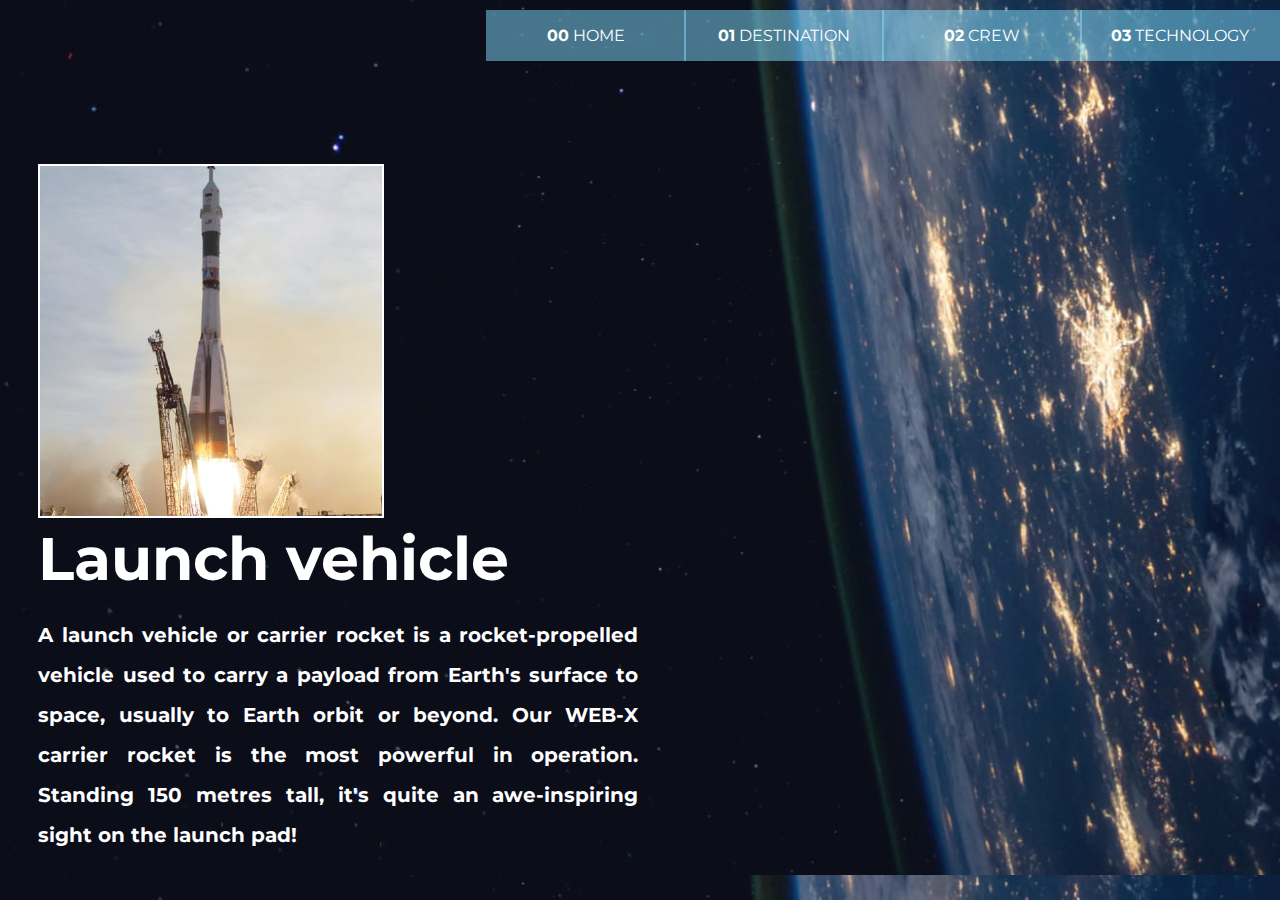
<file: technology-vehicle.html>
<!DOCTYPE html>
<html lang="en">
<head> <!-- Full Head to be copied! -->
  <meta charset="UTF-8">
  <meta name="viewport" content="width=device-width, initial-scale=1.0">
  <link rel="icon" type="image/png" sizes="32x32" href="./assets/favicon-32x32.png">
  <title>Frontend Mentor | Space tourism website</title>
  <link rel="stylesheet" type="text/css" href="css/styles.css">
  <link href="https://fonts.googleapis.com/css2?family=Dancing+Script&family=Montserrat&family=Share+Tech+Mono&display=swap" rel="stylesheet">
</head>
<body>
  <!-- BUTTON to be copied to every child page! -->
    <div class="top-container">
      <div class="dropdown-container"> <!--New container-->
        <div class="dropdown">
          <a href="index.html"><button class="dropbtn"><span class="bold">00</span> HOME</button></a>
        </div>
        <div class="dropdown">
          <button class="dropbtn"><span class="bold">01</span> DESTINATION</button>
          <div class="dropdown-content">
            <a href="destination-europa.html">Europe</a>
            <a href="destination-mars.html">Mars</a>
            <a href="destination-moon.html">Moon</a>
            <a href="destination-titan.html">Titan</a>
          </div>
        </div>
        <div class="dropdown">
          <button class="dropbtn"><span class="bold">02</span> CREW</button>
          <div class="dropdown-content">
            <a href="crew-commander.html">Commander</a>
            <a href="crew-engineer.html">Engineer</a>
            <a href="crew-pilot.html">Pilot</a>
            <a href="crew-specialist.html">Specialist</a>
          </div>
        </div>
        <div class="dropdown">
          <button class="dropbtn"><span class="bold">03</span> TECHNOLOGY</button>
          <div class="dropdown-content">
            <a href="technology-capsule.html">Capsule</a>
            <a href="technology-spaceport.html">Spaceport</a>
            <a href="technology-vehicle.html">Vehicle</a>
          </div>
        </div>
      </div>
    </div>
  <!-- BUTTON to be copied to every child page! -->

  <div class="middle-container">
    <img class="technology-picture" src="assets/technology/image-launch-vehicle-portrait.jpg" alt="Space Capsule">
    <h2>Launch vehicle</h2>
    <h3>A launch vehicle or carrier rocket is a rocket-propelled vehicle used to carry a
      payload from Earth's surface to space, usually to Earth orbit or beyond. Our
      WEB-X carrier rocket is the most powerful in operation. Standing 150 metres tall,
      it's quite an awe-inspiring sight on the launch pad!</h3>
  </div>

</body>
</html>
</file>
<file: css/styles.css>
body {
  font-family: 'Montserrat', sans-serif;
  margin: 0;

  background: url("../assets/home/background-home-desktop.jpg");
  background-size: cover;
}

h1 {
  font-size: 90px;
  letter-spacing: 50px;
  margin: 50px 0;
  text-align: justify;
}

h2 {
  font-size: 60px;
  margin: 0;
  text-align: justify;
}

.crew-header {
  font-size: 40px;
  line-height: 1;
  text-align: justify;
}

h3{
  font-size: 20px;
  line-height: 2;
  text-align: justify;
}

h4 {
  font-size: 20px;
  font-family: 'Xanh Mono', monospace;
  line-height: 0.5;
  text-align: justify;
}

.bold{
  font-weight: bold;
}

.dropbtn {
  background: rgba(132, 223, 255, 0.5);
  color: white;
  padding: 16px;
  font-size: 16px;
  border: none;
  text-decoration: none;
  font-family: 'Montserrat', sans-serif;
  width: 200px;
  margin: -3px;
}

.dropdown {
  position: relative;
  display: inline-block;
}

.dropdown-content {
  color: white;
  font-size: 16px;
  font-family: 'Montserrat', sans-serif;
  display: none;
  position: absolute;
  background: rgba(132, 223, 255, 0.5);
  min-width: 194px;
}

.dropdown-content a {
  color: white;
  padding: 12px 16px;
  text-decoration: none;
  display: block;
}

.dropdown-content a:hover {background: rgba(132, 223, 255, 0.625);}

.dropdown:hover .dropdown-content {display: block;}

.dropdown:hover .dropbtn {background: rgba(132, 223, 255, 0.5);}

.dropdown-container {
  float: right;
  padding-top: 1%;
  width: auto;
}

.top-container {
  padding-right: 3px;
  height: 100px;
}

.middle-container {
  color: white;
  float: left;
  padding-top: 5%;
  margin-left: 3%;
  width: 600px;
}

.white-circle {
  background-color: white;
  height: 250px;
  width: 250px;
  border-radius: 50%;
  display: inline-block;
  position: relative;
  left: 816px;
  top: 500px;
}

.explore {
  font-size: 20px;
  text-decoration: none;
  letter-spacing: 15px;
  position: absolute;
  top: 50%;
  left: 50%;
  transform: translate(-50%, -50%);
}

.profile-picture {
  display: inline-block;
  height: 350px;
}

.technology-picture {
  border: solid 2px white;
  display: inline-block;
  height: 350px;
}
</file>
